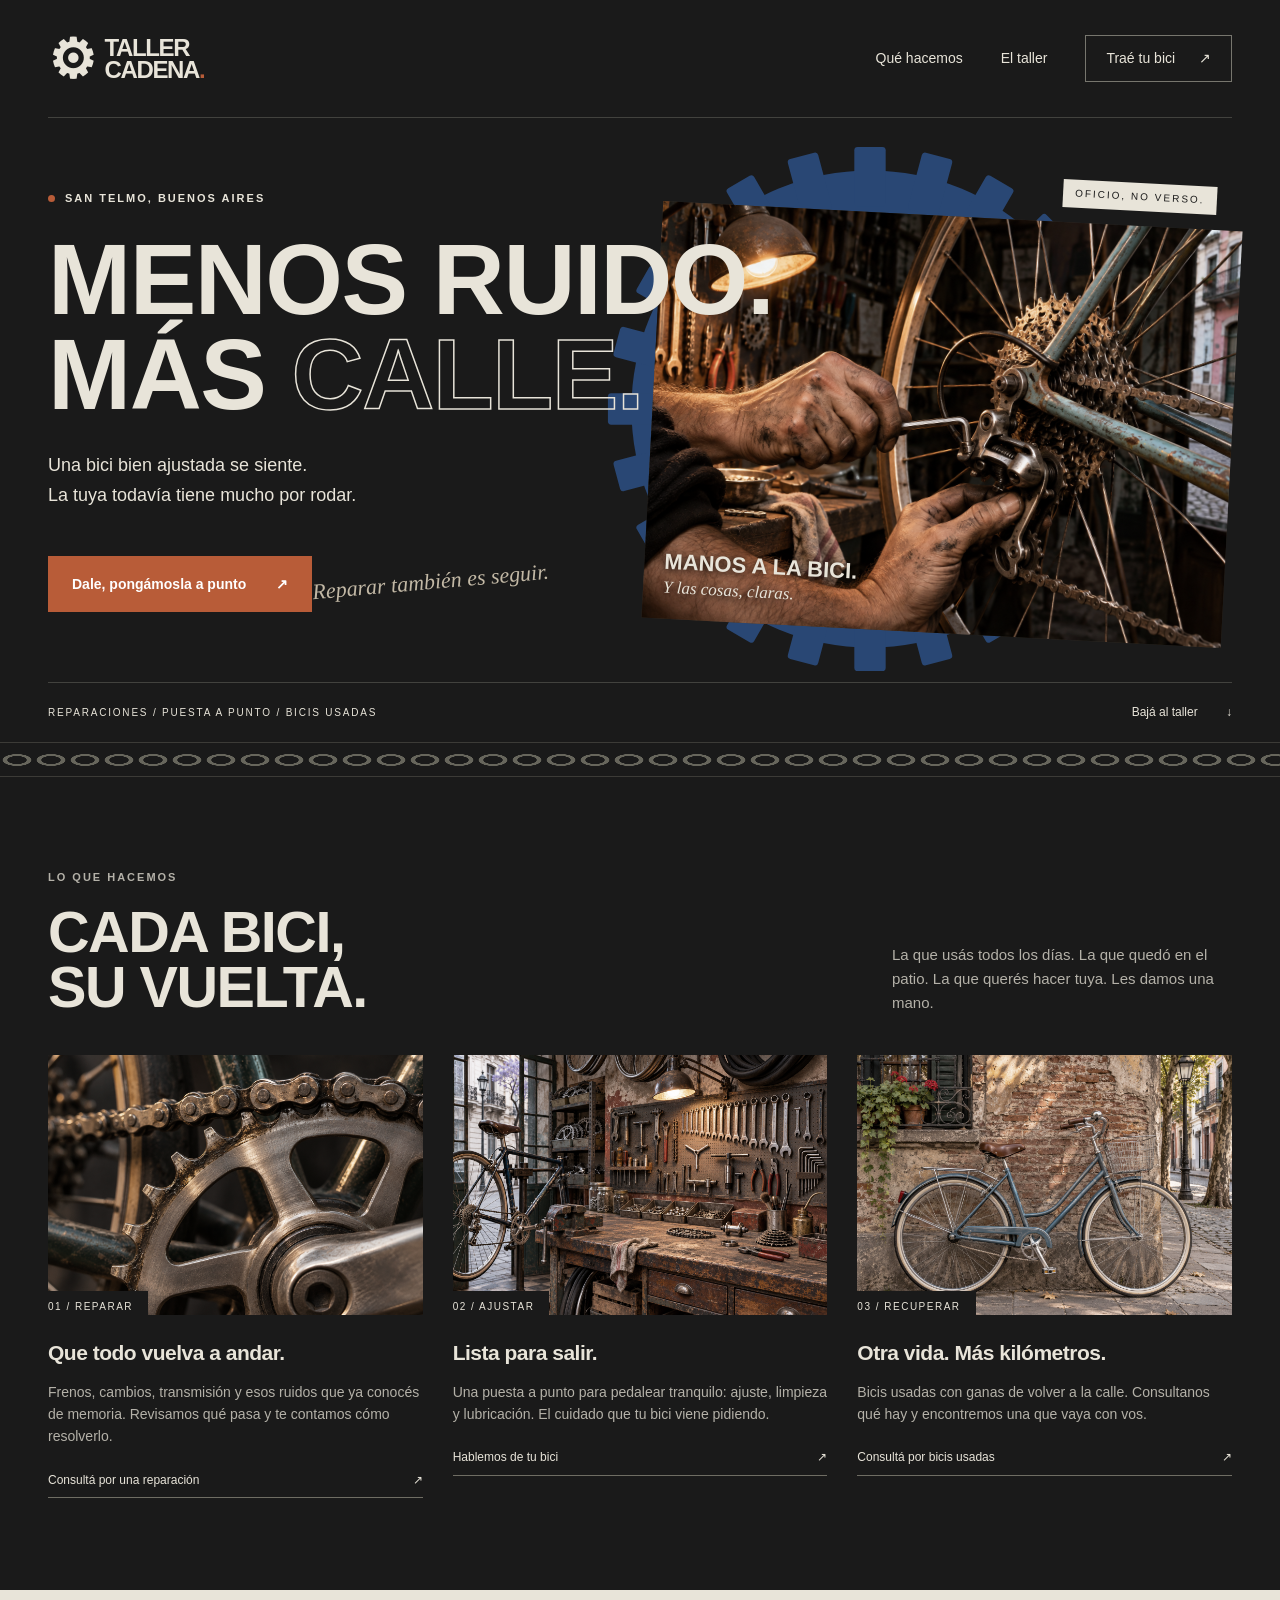
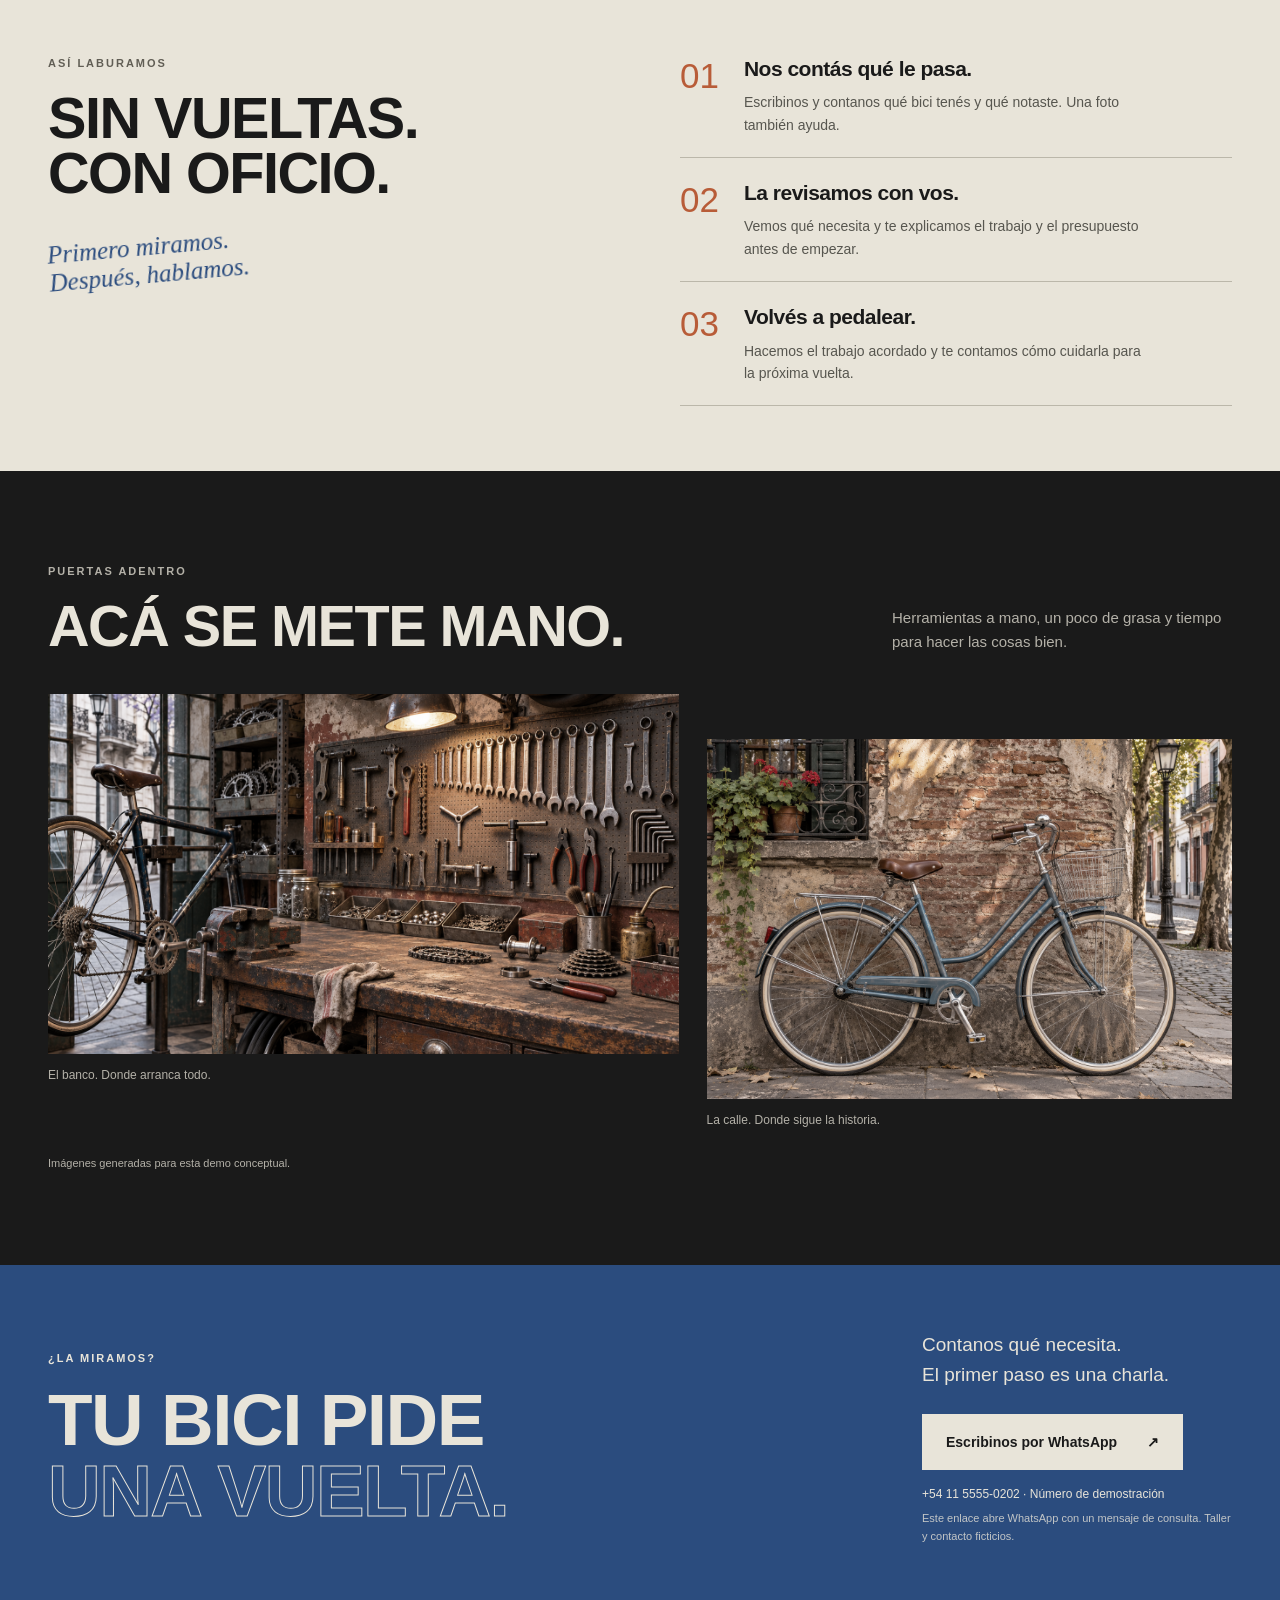
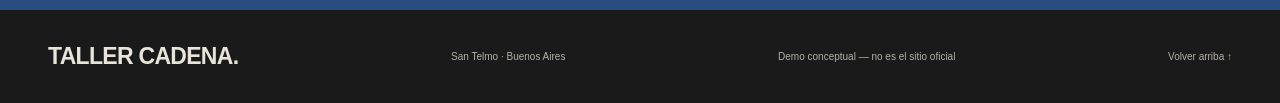
<file: index.html>
<!doctype html>
<html lang="es-AR">
<head>
<meta charset="UTF-8"><meta name="viewport" content="width=device-width, initial-scale=1">
<meta name="robots" content="noindex,nofollow">
<title>Taller Cadena — Bicis que vuelven a rodar</title>
<meta name="description" content="Demo conceptual de un taller de bicicletas en San Telmo. Reparaciones, puesta a punto y bicis usadas. Conocé Taller Cadena.">
<meta name="theme-color" content="#1A1A1A"><link rel="icon" href="assets/favicon.svg" type="image/svg+xml"><link rel="stylesheet" href="styles.css"><script src="main.js" defer></script>
</head>
<body>
<a class="skip" href="#contenido">Saltar al contenido</a>
<header class="header wrap">
<a class="brand" href="#" aria-label="Taller Cadena, inicio"><span class="brand-icon" aria-hidden="true">⚙</span><span>TALLER<br>CADENA<span class="brand-dot">.</span></span></a>
<nav aria-label="Navegación principal"><a href="#servicios">Qué hacemos</a><a href="#taller">El taller</a><a class="nav-contact" href="#contacto">Traé tu bici <span aria-hidden="true">↗</span></a></nav>
</header>
<main id="contenido">
<section class="hero wrap">
<div class="hero-copy"><p class="location"><span></span> SAN TELMO, BUENOS AIRES</p><h1>MENOS RUIDO.<br>MÁS <span class="outlined">CALLE.</span></h1><p class="intro">Una bici bien ajustada se siente.<br>La tuya todavía tiene mucho por rodar.</p><a class="button rust" href="#contacto">Dale, pongámosla a punto <span aria-hidden="true">↗</span></a><p class="hero-note">Reparar también es seguir.</p></div>
<div class="hero-visual"><div class="sprocket" aria-hidden="true"><svg viewBox="0 0 500 500"><defs><mask id="gear-mask"><rect width="500" height="500" fill="white"/><circle cx="250" cy="250" r="153" fill="black"/></mask></defs><g mask="url(#gear-mask)" fill="currentColor"><circle cx="250" cy="250" r="213"/><g id="teeth"></g></g></svg></div><figure class="hero-photo"><img src="assets/images/hero-taller.png" alt="Manos de un mecánico ajustando el cambio trasero de una bicicleta bajo una lámpara cálida" width="1536" height="864" fetchpriority="high"><figcaption><span>MANOS A LA BICI.</span><span>Y las cosas, claras.</span></figcaption></figure><span class="photo-label">OFICIO, NO VERSO.</span></div>
<div class="hero-bottom"><span>REPARACIONES / PUESTA A PUNTO / BICIS USADAS</span><a href="#servicios">Bajá al taller <span aria-hidden="true">↓</span></a></div>
</section>
<div class="chain-divider" aria-hidden="true"><div class="chain-track"></div></div>
<section class="services wrap section" id="servicios"><div class="section-heading"><div><p class="kicker">LO QUE HACEMOS</p><h2>CADA BICI,<br>SU VUELTA.</h2></div><p>La que usás todos los días. La que quedó en el patio. La que querés hacer tuya. Les damos una mano.</p></div>
<div class="service-grid">
<article><div class="image-wrap"><img src="assets/images/cadena.png" alt="Detalle de una cadena y piñón de bicicleta" width="1200" height="900" loading="lazy"><span>01 / REPARAR</span></div><h3>Que todo vuelva a andar.</h3><p>Frenos, cambios, transmisión y esos ruidos que ya conocés de memoria. Revisamos qué pasa y te contamos cómo resolverlo.</p><a href="#contacto">Consultá por una reparación <span aria-hidden="true">↗</span></a></article>
<article><div class="image-wrap"><img src="assets/images/banco.png" alt="Banco de trabajo con herramientas y piezas de bicicleta ordenadas" width="1200" height="900" loading="lazy"><span>02 / AJUSTAR</span></div><h3>Lista para salir.</h3><p>Una puesta a punto para pedalear tranquilo: ajuste, limpieza y lubricación. El cuidado que tu bici viene pidiendo.</p><a href="#contacto">Hablemos de tu bici <span aria-hidden="true">↗</span></a></article>
<article><div class="image-wrap"><img src="assets/images/bici-lista.png" alt="Bicicleta urbana azul restaurada junto a una pared de ladrillos" width="1200" height="900" loading="lazy"><span>03 / RECUPERAR</span></div><h3>Otra vida. Más kilómetros.</h3><p>Bicis usadas con ganas de volver a la calle. Consultanos qué hay y encontremos una que vaya con vos.</p><a href="#contacto">Consultá por bicis usadas <span aria-hidden="true">↗</span></a></article>
</div></section>
<section class="process" id="proceso"><div class="wrap process-inner"><div><p class="kicker">ASÍ LABURAMOS</p><h2>SIN VUELTAS.<br>CON OFICIO.</h2><p class="chalk">Primero miramos.<br>Después, hablamos.</p></div><ol><li><span>01</span><div><h3>Nos contás qué le pasa.</h3><p>Escribinos y contanos qué bici tenés y qué notaste. Una foto también ayuda.</p></div></li><li><span>02</span><div><h3>La revisamos con vos.</h3><p>Vemos qué necesita y te explicamos el trabajo y el presupuesto antes de empezar.</p></div></li><li><span>03</span><div><h3>Volvés a pedalear.</h3><p>Hacemos el trabajo acordado y te contamos cómo cuidarla para la próxima vuelta.</p></div></li></ol></div></section>
<section class="gallery section wrap" id="taller"><div class="section-heading"><div><p class="kicker">PUERTAS ADENTRO</p><h2>ACÁ SE METE MANO.</h2></div><p>Herramientas a mano, un poco de grasa y tiempo para hacer las cosas bien.</p></div><div class="gallery-grid"><figure><img src="assets/images/banco.png" alt="Herramientas listas sobre el banco del taller" width="1200" height="900" loading="lazy"><figcaption>El banco. Donde arranca todo.</figcaption></figure><figure><img src="assets/images/bici-lista.png" alt="Bicicleta restaurada lista para volver a la calle" width="1200" height="900" loading="lazy"><figcaption>La calle. Donde sigue la historia.</figcaption></figure></div><p class="image-disclosure">Imágenes generadas para esta demo conceptual.</p></section>
<section class="contact" id="contacto"><div class="wrap contact-inner"><div><p class="kicker">¿LA MIRAMOS?</p><h2>TU BICI PIDE<br><span>UNA VUELTA.</span></h2></div><div class="contact-copy"><p>Contanos qué necesita.<br>El primer paso es una charla.</p><a class="button chalk-button" href="https://wa.me/541155550202?text=Hola%2C%20vi%20la%20demo%20de%20Taller%20Cadena%20y%20quiero%20consultar%20por%20mi%20bici." target="_blank" rel="noopener noreferrer">Escribinos por WhatsApp <span aria-hidden="true">↗</span></a><p class="demo-number">+54 11 5555-0202 · Número de demostración</p><p class="demo-detail">Este enlace abre WhatsApp con un mensaje de consulta. Taller y contacto ficticios.</p></div></div></section>
</main>
<footer class="wrap"><a class="footer-brand" href="#">TALLER CADENA.</a><p>San Telmo · Buenos Aires</p><p>Demo conceptual — no es el sitio oficial</p><a href="#">Volver arriba ↑</a></footer>
</body></html>
</file>
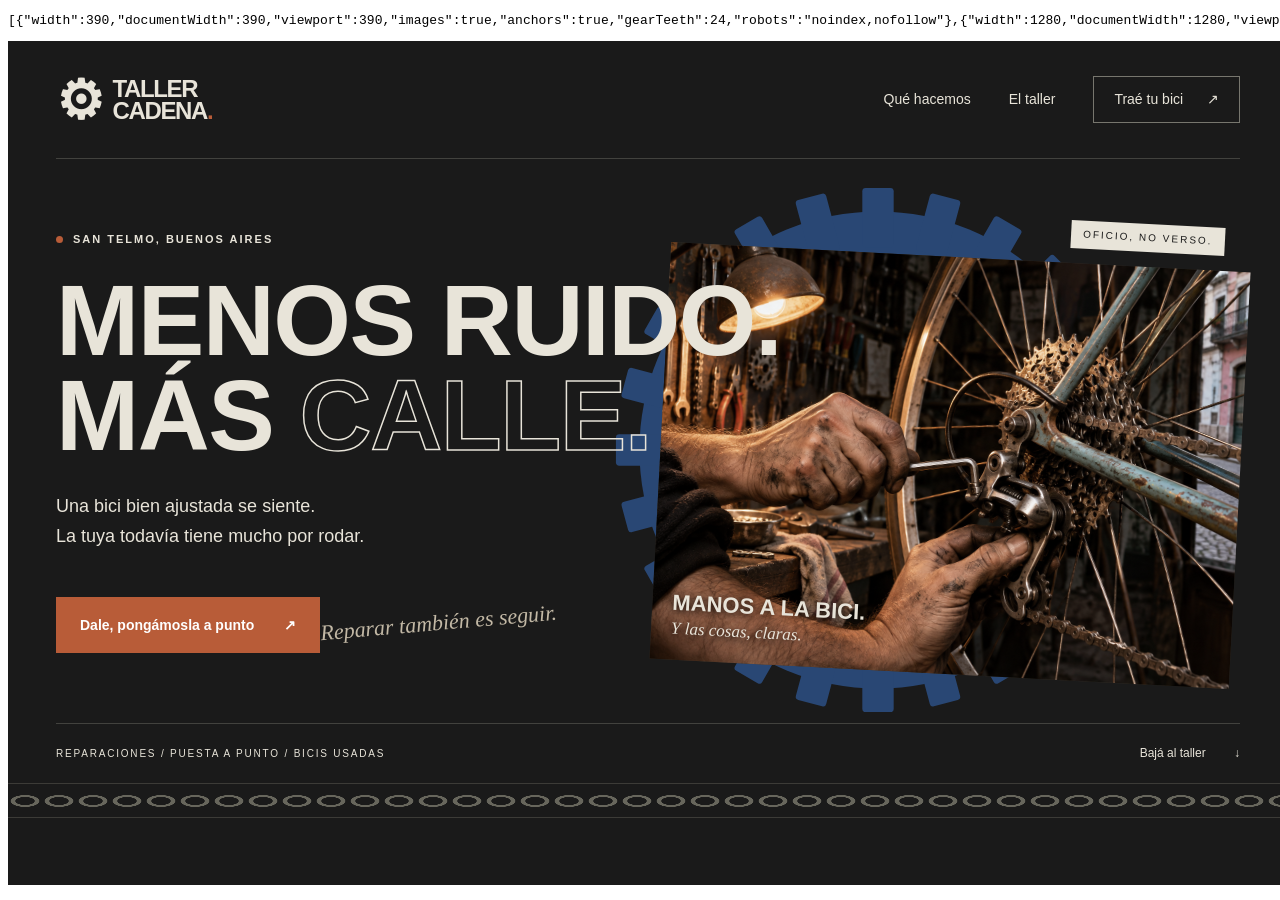
<file: qa/check.html>
<!doctype html><html><body><pre id="results">Checking</pre><iframe src="/" style="width:390px;height:844px;border:0"></iframe><script>
const frame=document.querySelector('iframe');frame.onload=async()=>{const d=frame.contentDocument;d.querySelectorAll("img").forEach(i=>i.loading="eager");const out=[];for(const width of [390,1280]){frame.style.width=width+'px';await new Promise(r=>setTimeout(r,100));out.push({width,documentWidth:d.documentElement.scrollWidth,viewport:d.documentElement.clientWidth,images:[...d.images].every(i=>i.complete&&i.naturalWidth>0),anchors:[...d.querySelectorAll('a[href^="#"]')].every(a=>a.hash===''||d.querySelector(a.hash)),gearTeeth:d.querySelector('#teeth').children.length,robots:d.querySelector('meta[name="robots"]').content});}document.querySelector('#results').textContent=JSON.stringify(out);};
</script></body></html>
</file>
<file: styles.css>
:root{--ink:#1a1a1a;--chalk:#e8e4d9;--blue:#2b4c7e;--rust:#b85c38;--muted:#b4b1a8;--line:#42423e}*{box-sizing:border-box}html{scroll-behavior:smooth;scroll-padding-top:30px}body{margin:0;background:var(--ink);color:var(--chalk);font-family:Arial,Helvetica,sans-serif;font-size:16px;line-height:1.6}a{color:inherit;text-decoration:none}button,a{-webkit-tap-highlight-color:transparent}a:focus-visible{outline:3px solid #e7a47f;outline-offset:6px}img{display:block;width:100%;height:100%;object-fit:cover}figure,p,h1,h2,h3{margin:0}.wrap{width:min(1320px,calc(100% - 96px));margin-inline:auto}.header{height:118px;display:flex;justify-content:space-between;align-items:center;border-bottom:1px solid var(--line)}.brand{display:flex;gap:10px;align-items:center;font-size:24px;font-weight:900;line-height:.88;letter-spacing:-1.4px}.brand-icon{font-size:54px;line-height:1}.brand-dot{color:var(--rust)}nav{display:flex;align-items:center;gap:38px;font-size:14px}nav a{transition:color .2s}nav a:hover{color:#e7a47f}.nav-contact{border:1px solid #77766e;padding:11px 20px}.nav-contact span{margin-left:20px}.hero{position:relative;padding-top:72px}.hero-copy{position:relative;z-index:2;width:54%;padding-bottom:70px}.location,.kicker{font-size:11px;font-weight:bold;letter-spacing:2px}.location{display:flex;align-items:center;gap:10px;margin-bottom:24px}.location span{width:7px;height:7px;background:var(--rust);border-radius:50%}h1,h2,.footer-brand{font-family:Impact,'Arial Narrow',sans-serif;font-weight:900;letter-spacing:-1.5px;line-height:.96}h1{font-size:clamp(76px,7.8vw,112px);position:relative;white-space:nowrap}.outlined{color:transparent;-webkit-text-stroke:1.5px var(--chalk)}.intro{font-size:18px;line-height:1.65;margin:28px 0}.button{display:inline-flex;align-items:center;justify-content:space-between;gap:30px;padding:17px 24px;font-size:14px;font-weight:bold;transition:transform .2s,background .2s}.button:hover{transform:translateY(-3px)}.rust{background:var(--rust);color:#fff}.rust:hover{background:#a44d2c}.hero-note{font:italic 22px Georgia,serif;transform:rotate(-5deg);margin-top:30px;color:#c2b8a5;display:inline-block}.hero-visual{position:absolute;width:49%;height:465px;right:0;top:65px}.hero-photo{position:absolute;inset:33px 0 15px 0;transform:rotate(3deg);background:#38332c}.hero-photo img{filter:saturate(.74);object-position:55% center}.hero-photo figcaption{position:absolute;left:20px;bottom:20px;display:flex;flex-direction:column;text-shadow:0 2px 8px #000;font-size:22px;font-weight:900;line-height:1.3}.hero-photo figcaption span+span{font-family:Georgia,serif;font-style:italic;font-weight:normal;font-size:17px}.sprocket{position:absolute;width:560px;height:560px;top:-54px;left:-62px;color:var(--blue);transform:rotate(var(--gear-turn,0deg));opacity:.9}.sprocket svg{width:100%;height:100%}.photo-label{position:absolute;right:15px;top:0;font-size:10px;letter-spacing:2px;background:var(--chalk);color:var(--ink);padding:6px 12px;transform:rotate(3deg)}.hero-bottom{display:flex;justify-content:space-between;align-items:center;border-top:1px solid var(--line);padding:20px 0;font-size:10px;letter-spacing:1.8px}.hero-bottom a{letter-spacing:0;font-size:12px}.hero-bottom a span{margin-left:25px}.chain-divider{overflow:hidden;height:35px;border-block:1px solid #3c3b37;display:flex;align-items:center}.chain-track{height:14px;width:110%;flex-shrink:0;background:radial-gradient(ellipse at center,transparent 39%,#67665c 42%,#67665c 58%,transparent 61%) 0 0/34px 14px;transform:translateX(var(--chain-shift,0px))}.section{padding-block:92px}.section-heading{display:flex;justify-content:space-between;align-items:flex-end;gap:40px;margin-bottom:40px}.kicker{margin-bottom:18px;color:var(--muted)}h2{font-size:clamp(42px,4.5vw,64px)}.section-heading>p{max-width:340px;color:var(--muted);font-size:15px}.service-grid{display:grid;grid-template-columns:repeat(3,1fr);gap:30px}.image-wrap{height:260px;position:relative;overflow:hidden;margin-bottom:24px}.image-wrap img{filter:saturate(.65);transition:transform .5s,filter .5s}.service-grid article:hover img{transform:scale(1.035);filter:saturate(1)}.image-wrap span{position:absolute;bottom:0;left:0;background:var(--ink);font-size:10px;letter-spacing:1.5px;padding:8px 15px 0 0}h3{font-size:21px;line-height:1.3;letter-spacing:-.5px}.service-grid p{font-size:14px;color:var(--muted);margin:14px 0 23px}.service-grid article>a{font-size:12px;border-bottom:1px solid #6f6d63;padding-bottom:7px;display:flex;justify-content:space-between}.service-grid article>a:hover{color:#e7a47f}.process{background:var(--chalk);color:var(--ink);padding-block:65px}.process-inner{display:grid;grid-template-columns:1fr 1fr;gap:80px}.process .kicker{color:#615e55}.chalk{font:italic 25px Georgia,serif;transform:rotate(-5deg);display:inline-block;margin-top:32px;color:var(--blue)}ol{list-style:none;padding:0;margin:0}li{display:flex;gap:25px;padding:21px 0;border-bottom:1px solid #bbb7aa}li:first-child{padding-top:0}li>span{font-family:Impact,sans-serif;font-size:35px;color:var(--rust);line-height:1.2}li p{font-size:14px;color:#57564f;margin-top:9px;max-width:400px}.gallery-grid{display:grid;grid-template-columns:1.2fr 1fr;gap:28px}.gallery figure img{height:360px;filter:saturate(.6)}.gallery figure:nth-child(2){padding-top:45px}.gallery figcaption{font-size:12px;color:var(--muted);padding-top:12px}.image-disclosure{font-size:11px;color:var(--muted);margin-top:25px}.contact{background:var(--blue);padding-block:65px;position:relative;overflow:hidden}.contact-inner{display:flex;justify-content:space-between;gap:50px;align-items:center}.contact .kicker{color:var(--chalk)}.contact h2{font-size:clamp(56px,5.7vw,82px)}.contact h2 span{color:transparent;-webkit-text-stroke:1px var(--chalk)}.contact-copy>p:first-child{font-size:19px;margin-bottom:23px}.chalk-button{background:var(--chalk);color:var(--ink)}.chalk-button:hover{background:#fff}.demo-number{font-size:12px;margin-top:15px}.demo-detail{font-size:11px;max-width:310px;opacity:.8;margin-top:6px}footer{padding-block:35px;display:flex;align-items:center;justify-content:space-between;gap:25px}footer p,footer>a:last-child{font-size:10px;color:var(--muted)}.footer-brand{font-size:23px;letter-spacing:-.7px}.skip{position:fixed;top:8px;left:8px;z-index:20;background:var(--chalk);color:var(--ink);padding:10px;transform:translateY(-150%)}.skip:focus{transform:none}.reveal.entered{animation:appear .7s ease both}@keyframes appear{from{opacity:.5;transform:translateY(15px)}to{opacity:1;transform:translateY(0)}}
@media(min-width:1500px){.hero-visual{width:48%}h1{font-size:120px}}@media(max-width:1050px){.wrap{width:calc(100% - 56px)}.hero-visual{height:405px;top:85px}.sprocket{width:460px;height:460px;left:-40px;top:-25px}.hero-copy{padding-bottom:50px}h1{font-size:80px}.intro{font-size:16px}.hero-photo{inset:30px 0}.image-wrap{height:210px}.process-inner{gap:40px}.contact-inner{gap:30px}footer{flex-wrap:wrap}.gallery figure img{height:300px}}
@media(max-width:700px){.wrap{width:calc(100% - 40px)}.header{height:92px}.brand{font-size:19px}.brand-icon{font-size:41px}nav{gap:16px;font-size:11px}nav a:nth-child(2){display:none}.nav-contact{padding:8px 10px}.nav-contact span{margin-left:5px}.hero{padding-top:35px}.hero-copy{width:100%;padding-bottom:0}.location{font-size:9px;letter-spacing:1.5px;margin-bottom:20px}h1{font-size:clamp(65px,13.8vw,95px);letter-spacing:-1px}.intro{margin:23px 0;font-size:16px}.button{padding:15px 20px;font-size:13px;gap:25px}.hero-note{font-size:19px;margin-top:19px}.hero-visual{position:relative;top:auto;right:auto;width:100%;height:320px;margin-top:30px}.hero-photo{inset:20px 5px 30px}.sprocket{width:340px;height:340px;left:calc(50% - 170px);top:-8px}.photo-label{right:12px;top:0}.hero-photo figcaption{font-size:18px;bottom:15px;left:15px}.hero-bottom{gap:15px;padding:17px 0;font-size:8px;letter-spacing:1px}.hero-bottom>span{max-width:220px}.hero-bottom a{font-size:10px;white-space:nowrap}.hero-bottom a span{margin-left:6px}.section{padding-block:55px}.section-heading{display:block;margin-bottom:28px}.section-heading>p{margin-top:22px;max-width:360px;font-size:14px}.kicker{font-size:10px;margin-bottom:15px}h2{font-size:47px}.service-grid{grid-template-columns:1fr;gap:38px}.image-wrap{height:auto;aspect-ratio:4/3;margin-bottom:20px}.service-grid p{margin:12px 0 20px}.service-grid article>a{max-width:none}.process{padding-block:48px}.process-inner{grid-template-columns:1fr;gap:38px}.chalk{font-size:23px;margin-top:25px}.process h2{font-size:49px}li{gap:22px;padding:22px 0}li h3{font-size:20px}.gallery-grid{grid-template-columns:1fr;gap:30px}.gallery figure:nth-child(2){padding-top:0}.gallery figure img{height:auto;aspect-ratio:4/3}.contact{padding-block:48px}.contact-inner{display:block}.contact h2{font-size:62px}.contact-copy{margin-top:30px}.contact-copy>p:first-child{font-size:17px}.demo-detail{max-width:330px}footer{align-items:flex-start;gap:17px;padding-block:30px}footer .footer-brand{width:100%}footer p{width:100%}footer>a:last-child{margin-top:0}}
@media(prefers-reduced-motion:reduce){html{scroll-behavior:auto}*,*::before,*::after{animation:none!important;transition:none!important}.sprocket,.chain-track{transform:none!important}}
@media(max-width:700px){h1{font-size:clamp(37px,10.3vw,68px);letter-spacing:-1.5px;line-height:1.02}.hero-note{display:block;width:max-content}.hero-visual{margin-top:30px}}
</file>
